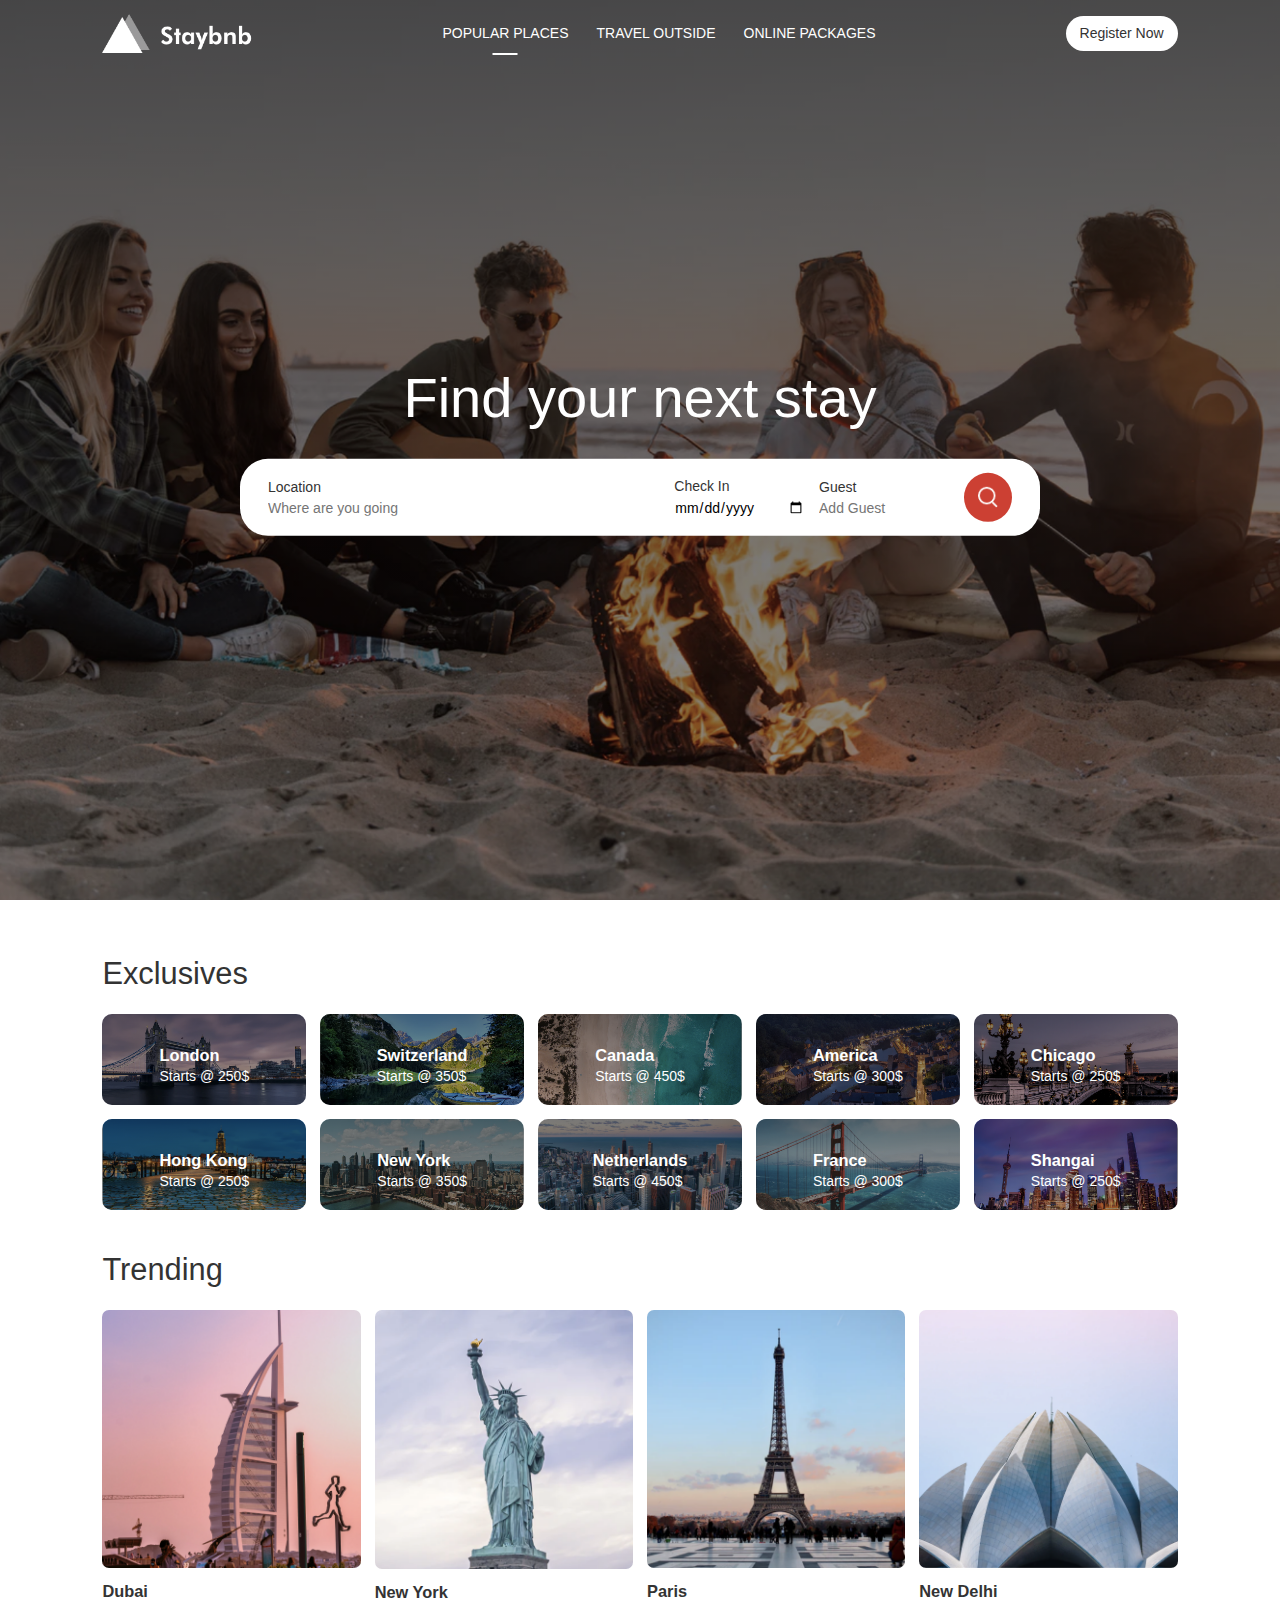
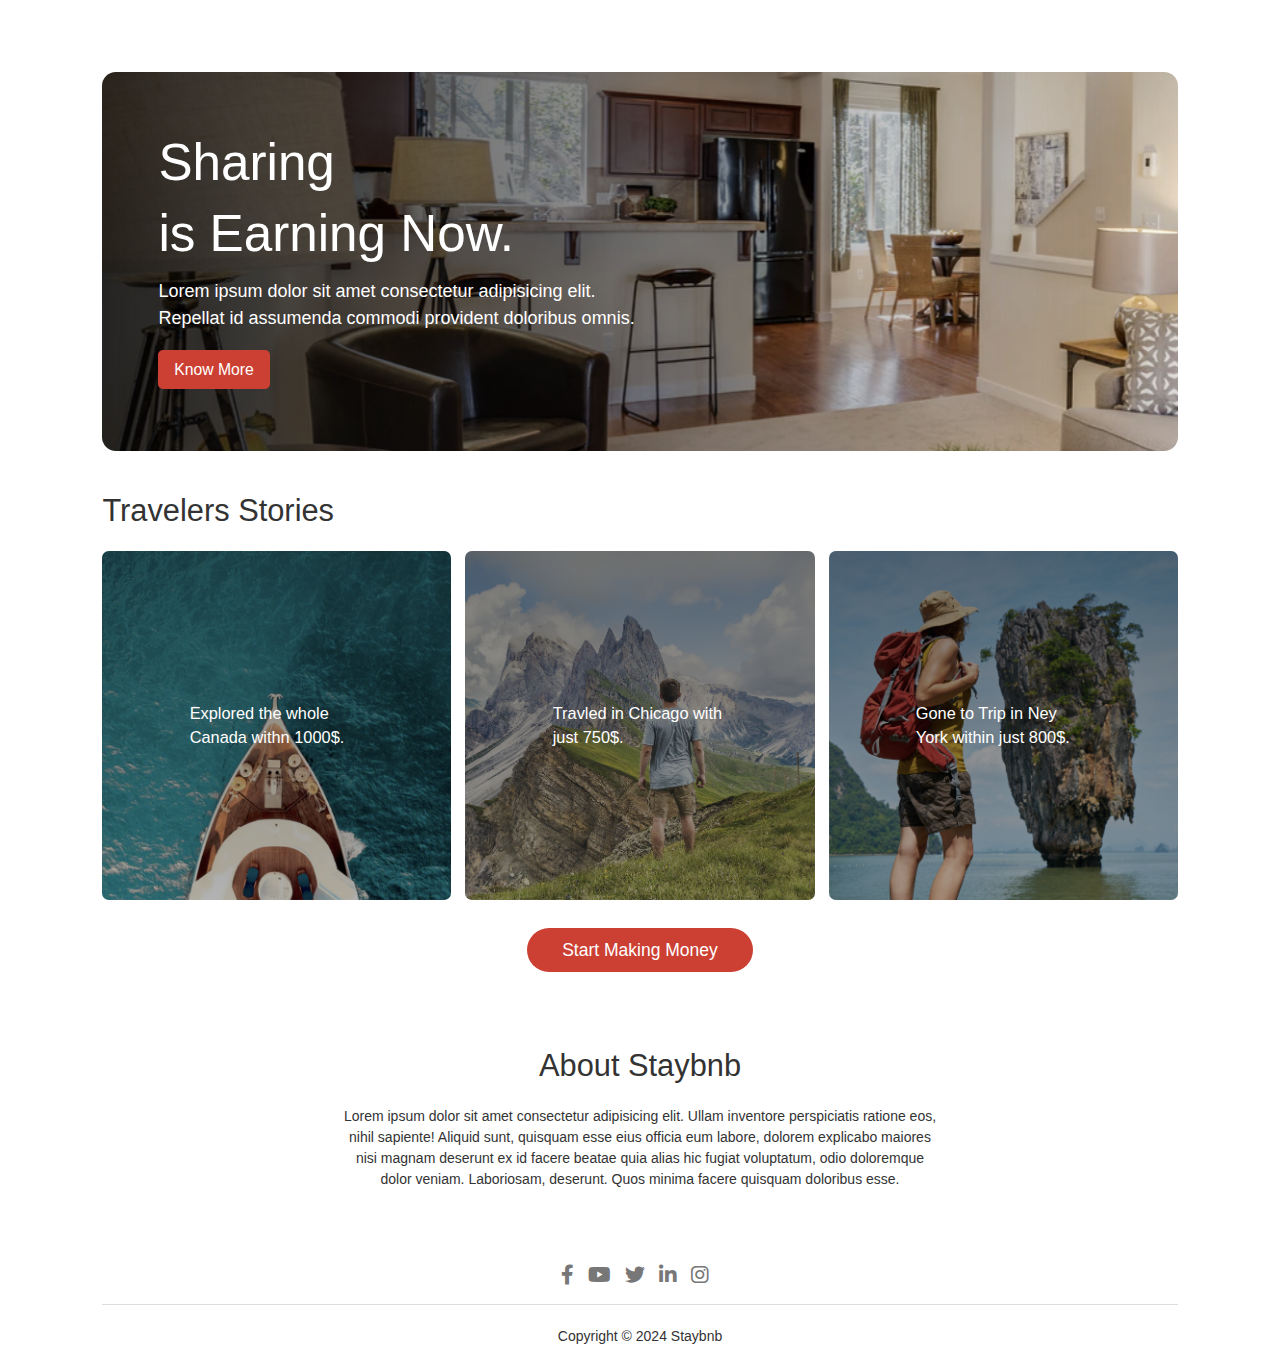
<file: index.html>
<!DOCTYPE html>
<html lang="en">
<head>
    <meta charset="UTF-8">
    <meta name="viewport" content="width=device-width, initial-scale=1.0">
    <title>Staybnb</title>
    <link rel="stylesheet" href="./assets/style.css">
    <link rel="stylesheet" href="./fonts/css/all.min.css">
</head>
<body>

    <header class="header relative">

        <nav class="nav flex justify-between align-center color-light container">
            <div class="logo"><a href="./index.html"><img class="width-150px" src="./images/logo.png" alt=""></a></div>
            <div class="nav-links">
                <ul class="flex">
                    <li><a class="pd-1 text-upper active" href="./listings.html">Popular Places</a></li>
                    <li><a class="pd-1 text-upper" href="#">Travel Outside</a></li>
                    <li><a class="pd-1 text-upper" href="./details.html">Online Packages</a></li>
                </ul>
            </div>
            <div class="register-btn flex align-center">
                <a href="./register.html" class="btn radius-2 bg-light color-dark">Register Now</a>
                <span class="collapse ml-1 pd-1 cursor-pointer"><i class="fas fa-bars"></i></span>
            </div>
        </nav>

        <div class="header-content container absolute-center">
            <h1 class="color-light">Find your next stay</h1>
            <div class="search-box">
                <form action="#" class="flex justify-center align-center bg-light py-1 px-2 radius-2 m-auto">
                    <div class="form-group location">
                        <label>Location</label>
                        <input type="text" placeholder="Where are you going">
                    </div>
                    <div class="form-group">
                        <label>Check In</label>
                        <input type="date" placeholder="Add Date">
                    </div>
                    <div class="form-group">
                        <label>Guest</label>
                        <input type="text" placeholder="Add Guest">
                    </div>
                    <button class="bg-main round pd-1"><img src="./images/search.png" alt=""></button>
                </form>
            </div>
        </div>

    </header>

    <main class="container">
        <h2 class="sub-title">Exclusives</h2>
        <div class="exclusives">

            <div class="img"><img src="./images/image-1.png" alt="">
            <div class="exclusive-text">
                <h3>London</h3>
                <span>Starts @ 250$</span>
            </div>
        </div>
            <div class="img"><img src="./images/image-2.png" alt="">
                <div class="exclusive-text">
                    <h3>Switzerland</h3>
                    <span>Starts @ 350$</span>
                </div>
            </div>
            <div class="img"><img src="./images/image-3.png" alt="">
                <div class="exclusive-text">
                    <h3>Canada</h3>
                    <span>Starts @ 450$</span>
                </div>
            </div>
            <div class="img"><img src="./images/image-4.png" alt="">
                <div class="exclusive-text">
                    <h3>America</h3>
                    <span>Starts @ 300$</span>
                </div>
            </div>
            <div class="img"><img src="./images/image-5.png" alt="">
                <div class="exclusive-text">
                    <h3>Chicago</h3>
                    <span>Starts @ 250$</span>
                </div>
            </div>
            <div class="img"><img src="./images/image-6.png" alt="">
                <div class="exclusive-text">
                    <h3>Hong Kong</h3>
                    <span>Starts @ 250$</span>
                </div>
            </div>
                <div class="img"><img src="./images/image-7.png" alt="">
                    <div class="exclusive-text">
                        <h3>New York</h3>
                        <span>Starts @ 350$</span>
                    </div>
                </div>
                <div class="img"><img src="./images/image-8.png" alt="">
                    <div class="exclusive-text">
                        <h3>Netherlands</h3>
                        <span>Starts @ 450$</span>
                    </div>
                </div>
                <div class="img"><img src="./images/image-9.png" alt="">
                    <div class="exclusive-text">
                        <h3>France</h3>
                        <span>Starts @ 300$</span>
                    </div>
                </div>
                <div class="img"><img src="./images/image-10.png" alt="">
                    <div class="exclusive-text">
                        <h3>Shangai</h3>
                        <span>Starts @ 250$</span>
                    </div>
                </div>

        </div>

        <h2 class="sub-title">Trending</h2>
        <div class="trending">
            <div class="trending-img">
                <img src="./images/dubai.png" alt="">
                <h3>Dubai</h3>
            </div>
            <div class="trending-img">
                <img src="./images/new-york.png" alt="">
                <h3>New York</h3>
            </div>
            <div class="trending-img">
                <img src="./images/paris.png" alt="">
                <h3>Paris</h3>
            </div>
            <div class="trending-img">
                <img src="./images/new-delhi.png" alt="">
                <h3>New Delhi</h3>
            </div>
        </div>

        <div class="cta mt-large color-light radius-1">
            <h3>Sharing <br>is Earning Now.</h3>
            <p class="mt-s mb-1">Lorem ipsum dolor sit amet consectetur adipisicing elit. <br>Repellat id assumenda commodi provident doloribus omnis.</p>
            <a href="#" class="btn bg-main color-light radius-5px font-l">Know More</a>
        </div>

        <h2 class="sub-title">Travelers Stories</h2>
        <div class="stories">
            <div class="story">
                <div class="story-img"><img src="./images/story-1.png" alt=""></div>
                <h3 class="absolute-center">Explored the whole Canada withn 1000$.</h3>
            </div>
            <div class="story">
                <div class="story-img"><img src="./images/story-2.png" alt=""></div>
                <h3 class="absolute-center">Travled in Chicago with just 750$.</h3>
            </div>
            <div class="story">
                <div class="story-img"><img src="./images/story-3.png" alt=""></div>
                <h3 class="absolute-center">Gone to Trip in Ney York within just 800$.</h3>
            </div>
        </div>
        <div class="money-btn text-center my-2">
        <a href="#" class="btn bg-main color-light m-auto font-xl radius-2 px-2">Start Making Money</a>
        </div>

        <div class="about-msg text-center m-auto my-large">
            <h2 class="sub-title">About Staybnb</h2>
            Lorem ipsum dolor sit amet consectetur adipisicing elit. Ullam inventore perspiciatis ratione eos, nihil sapiente! Aliquid sunt, quisquam esse eius officia eum labore, dolorem explicabo maiores nisi magnam deserunt ex id facere beatae quia alias hic fugiat voluptatum, odio doloremque dolor veniam. Laboriosam, deserunt. Quos minima facere quisquam doloribus esse.
        </div>

        <footer class="footer text-center index-footer">
            <div class="social-icons">
                <a href="facebook.com"><i class="fab fa-facebook-f"></i></a>
                <a href="youtube.com"><i class="fab fa-youtube"></i></a>
                <a href="twitter.com"><i class="fab fa-twitter"></i></a>
                <a href="linked.com"><i class="fab fa-linkedin-in"></i></a>
                <a href="instagram.com"><i class="fab fa-instagram"></i></a>
            </div>
            <hr class="my-1">
            <div class="footer-copyright">
                Copyright &#169; 2024 <a href="./index.html">Staybnb</a>
            </div>
        </footer>

    </main>

<script src="./assets/script.js"></script>
</body>
</html>
</file>
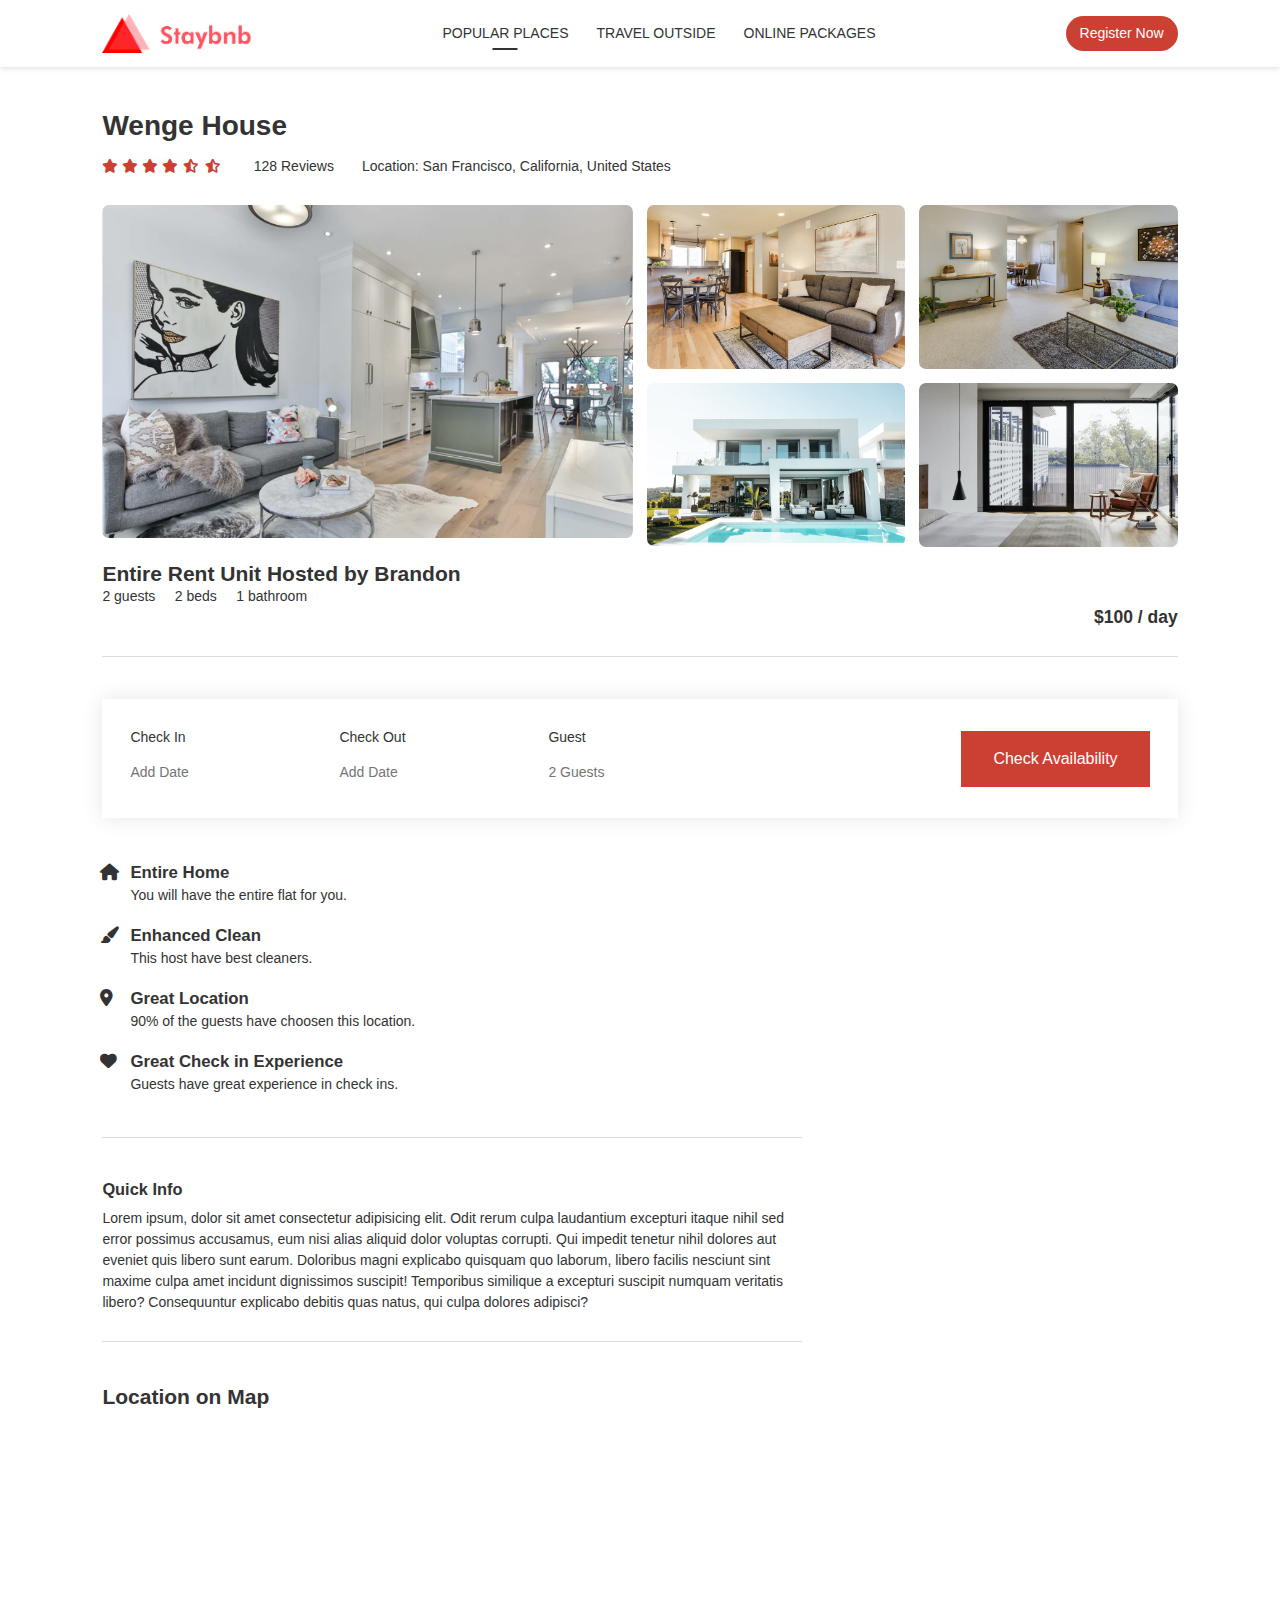
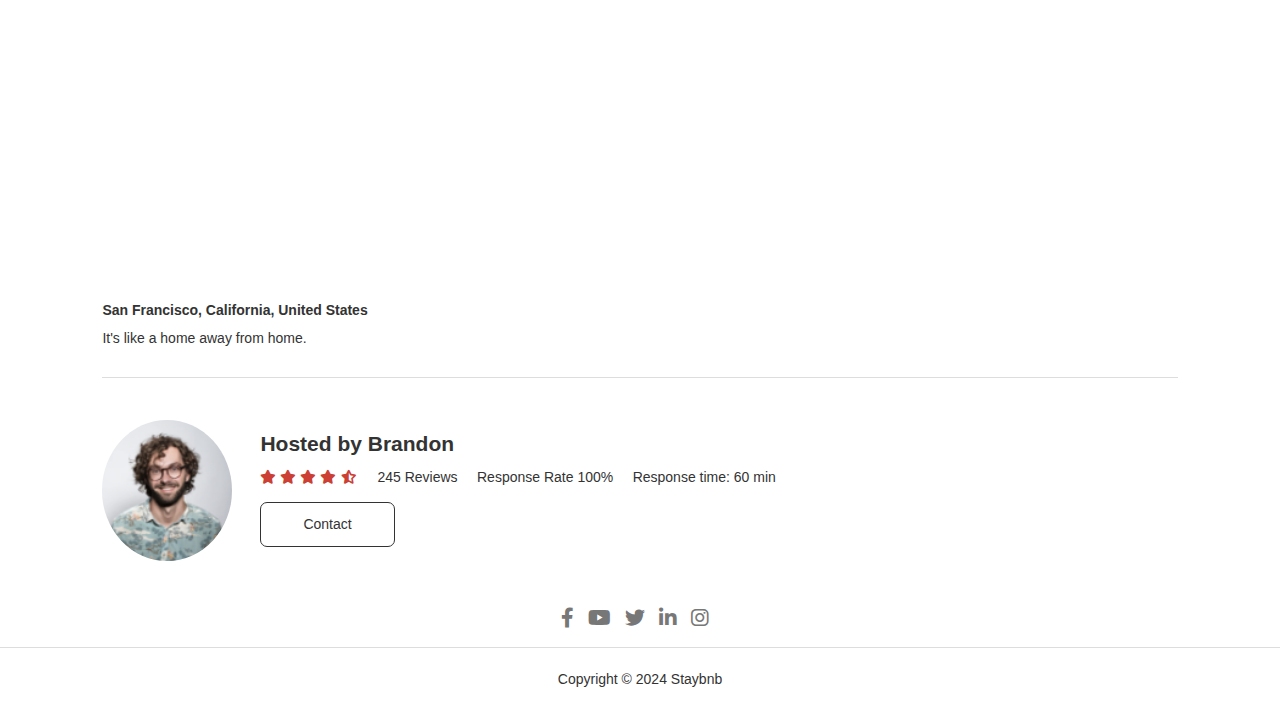
<file: details.html>
<!DOCTYPE html>
<html lang="en">
<head>
    <meta charset="UTF-8">
    <meta name="viewport" content="width=device-width, initial-scale=1.0">
    <title>Staybnb</title>
    <link rel="stylesheet" href="./assets/style.css">
    <link rel="stylesheet" href="./fonts/css/all.min.css">
</head>
<body>

    <header class="listing-nav">
        <nav class="nav flex justify-between align-center container">
            <div class="logo"><a href="./index.html"><img class="width-150px" src="./images/logo-red.png" alt=""></a></div>
            <div class="nav-links">
                <ul class="flex">
                    <li><a class="pd-1 text-upper active" href="./listings.html">Popular Places</a></li>
                    <li><a class="pd-1 text-upper" href="#">Travel Outside</a></li>
                    <li><a class="pd-1 text-upper" href="./details.html">Online Packages</a></li>
                </ul>
            </div>
            <div class="register-btn flex align-center">
                <a href="./register.html" class="btn radius-2 bg-main color-light">Register Now</a>
                <span class="collapse ml-1 pd-1 cursor-pointer"><i class="fas fa-bars"></i></span>
            </div>
        </nav>
    </header>

    <main class="house-details container">

        <div class="house-title">
            <h1>Wenge House</h1>
        </div>
        <div class="flex align-center mt-1 mb-2 reviews-container">
            <div class="reviews">
                <i class="fa fa-star color-main"></i>
                <i class="fa fa-star color-main"></i>
                <i class="fa fa-star color-main"></i>
                <i class="fa fa-star color-main"></i>
                <i class="fa fa-star-half-alt color-main"></i>
                <i class="fa fa-star-half-alt color-main"></i>
                <span class="ml-2 mr-2">128 Reviews</span>
            </div>
            <div class="house-loc">
                <p>Location: San Francisco, California, United States</p>
            </div>
        </div>

        <div class="gallery mb-1">
            <div class="img big"><img src="./images/house-1.png" alt=""></div>
            <div class="img"><img src="./images/house-2.png" alt=""></div>
            <div class="img"><img src="./images/house-3.png" alt=""></div>
            <div class="img"><img src="./images/house-4.png" alt=""></div>
            <div class="img"><img src="./images/house-5.png" alt=""></div>
        </div>

        <div class="small-details">
            <h2>Entire Rent Unit Hosted by Brandon</h2>
            <p>2 guests &nbsp; &nbsp; 2 beds &nbsp; &nbsp; 1 bathroom</p>
            <h4>$100 / day</h4>
        </div>

        <hr class="line">

        <form action="#" class="check-form pd-2 flex align-center mb-2">
            <div class="form-group">
                <label for="">Check In</label>
                <input type="text" placeholder="Add Date">
            </div>
            <div class="form-group">
                <label for="">Check Out</label>
                <input type="text" placeholder="Add Date">
            </div>
            <div class="form-group flex-1">
                <label for="">Guest</label>
                <input type="text" placeholder="2 Guests">
            </div>
            <button class="bg-main color-light">Check Availability</button>
        </form>

        <ul class="details-list">
            <li><i class="fa fa-home"></i>Entire Home <span>You will have the entire flat for you.</span></li>
            <li><i class="fa fa-paint-brush"></i>Enhanced Clean <span>This host have best cleaners.</span></li>
            <li><i class="fa fa-map-marker-alt"></i>Great Location <span>90% of the guests have choosen this location.</span></li>
            <li><i class="fa fa-heart"></i>Great Check in Experience <span>Guests have great experience in check ins.</span></li>
        </ul>

        
        <div class="text-p">
            <hr class="line">
            <h3 class="mb-s">Quick Info</h3>
            <p>Lorem ipsum, dolor sit amet consectetur adipisicing elit. Odit rerum culpa laudantium excepturi itaque nihil sed error possimus accusamus, eum nisi alias aliquid dolor voluptas corrupti. Qui impedit tenetur nihil dolores aut eveniet quis libero sunt earum. Doloribus magni explicabo quisquam quo laborum, libero facilis nesciunt sint maxime culpa amet incidunt dignissimos suscipit! Temporibus similique a excepturi suscipit numquam veritatis libero? Consequuntur explicabo debitis quas natus, qui culpa dolores adipisci?</p>
            <hr class="line">
        </div>

        <div class="map mb-1">
            <h2 class="mb-1">Location on Map</h2>
            <iframe class="width-full" src="https://www.google.com/maps/embed?pb=!1m18!1m12!1m3!1d27216.042251546703!2d73.2731546!3d31.496538649999998!2m3!1f0!2f0!3f0!3m2!1i1024!2i768!4f13.1!3m3!1m2!1s0x39226e035f67f90d%3A0xa4d3c7d11054e1be!2sKhurianwala%2C%20Faisalabad%2C%20Punjab!5e0!3m2!1sen!2s!4v1713596760769!5m2!1sen!2s" width="600" height="450" style="border:0;" allowfullscreen="" loading="lazy" referrerpolicy="no-referrer-when-downgrade"></iframe>
            <div class="map-text mt-1">
            <p class="mb-s"><b>San Francisco, California, United States</b></p>
            <p>It's like a home away from home.</p>
            </div>
        </div>

        <hr class="line">

        <div class="host my-2 flex">
            <div class="host-img round mr-2"><img src="./images/host.png" alt=""></div>
            <div class="host-text">
                <h2 class="my-s">Hosted by Brandon</h2>
                <p>
                <span>
                    <i class="fa fa-star"></i>
                    <i class="fa fa-star"></i>
                    <i class="fa fa-star"></i>
                    <i class="fa fa-star"></i>
                    <i class="fa fa-star-half-alt"></i>
                </span>
                &nbsp; &nbsp; 245 Reviews &nbsp; &nbsp; Response Rate 100% &nbsp; &nbsp; Response time: 60 min
            </p>
            <div class="contact-btn">
                <a href="#" class="contact-host">Contact</a>
            </div>
            </div>
        </div>

    </main>

        <footer class="footer text-center details-footer">
            <div class="social-icons">
                <a href="facebook.com"><i class="fab fa-facebook-f"></i></a>
                <a href="youtube.com"><i class="fab fa-youtube"></i></a>
                <a href="twitter.com"><i class="fab fa-twitter"></i></a>
                <a href="linked.com"><i class="fab fa-linkedin-in"></i></a>
                <a href="instagram.com"><i class="fab fa-instagram"></i></a>
            </div>
            <hr class="my-1">
            <div class="footer-copyright">
                Copyright &#169; 2024 <a href="./index.html">Staybnb</a>
            </div>
        </footer>

    </main>

<script src="./assets/script.js"></script>
</body>
</html>
</file>
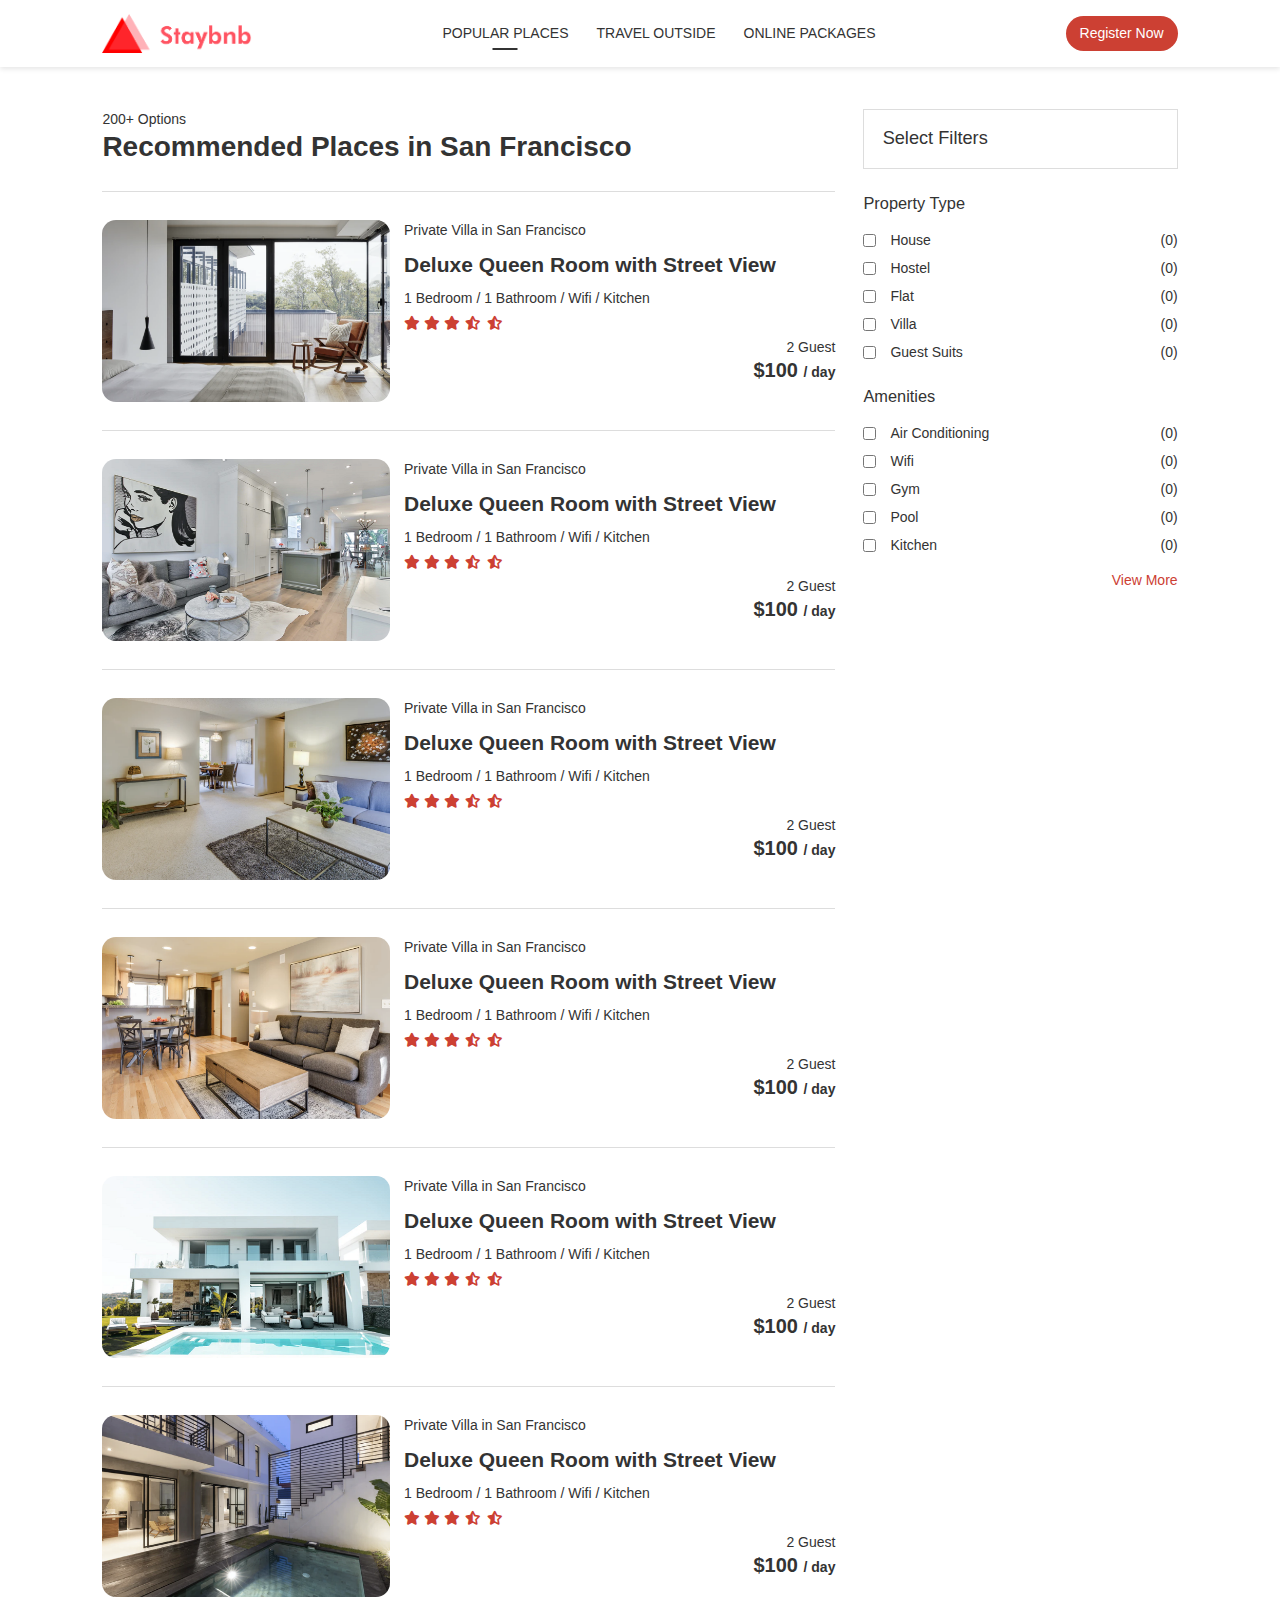
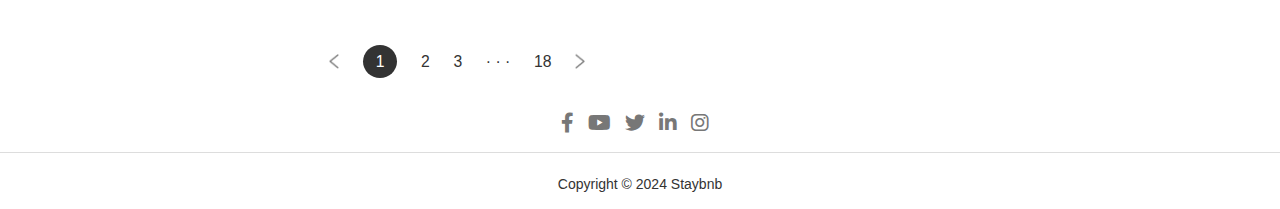
<file: listings.html>
<!DOCTYPE html>
<html lang="en">
<head>
    <meta charset="UTF-8">
    <meta name="viewport" content="width=device-width, initial-scale=1.0">
    <title>Staybnb</title>
    <link rel="stylesheet" href="./assets/style.css">
    <link rel="stylesheet" href="./fonts/css/all.min.css">
</head>
<body>

    <header class="listing-nav">
        <nav class="nav flex justify-between align-center container">
            <div class="logo"><a href="./index.html"><img class="width-150px" src="./images/logo-red.png" alt=""></a></div>
            <div class="nav-links">
                <ul class="flex">
                    <li><a class="pd-1 text-upper active" href="./listings.html">Popular Places</a></li>
                    <li><a class="pd-1 text-upper" href="#">Travel Outside</a></li>
                    <li><a class="pd-1 text-upper" href="./details.html">Online Packages</a></li>
                </ul>
            </div>
            <div class="register-btn flex align-center">
                <a href="./register.html" class="btn radius-2 bg-main color-light">Register Now</a>
                <span class="collapse ml-1 pd-1 cursor-pointer"><i class="fas fa-bars"></i></span>
            </div>
        </nav>
    </header>

    <main class="container">

        <div class="listings flex justify-between">

            <div class="left-column width-70">

                <div class="listings-info border-bottom">
                    <p>200+ Options</p>
                <h1>Recommended Places in San Francisco</h1>
                </div>

                <div class="house flex border-bottom mb-2 pb-2">
                    <div class="house-img width-40 radius-1"><img src="./images/image-s1.png" alt=""></div>
                    <div class="house-text width-60 ml-1">
                    <p>Private Villa in San Francisco</p>
                    <h3>Deluxe Queen Room with Street View</h3>
                    <p>1 Bedroom / 1 Bathroom / Wifi / Kitchen</p>
                    <div class="stars">
                        <i class="fas fa-star"></i>
                        <i class="fas fa-star"></i>
                        <i class="fas fa-star"></i>
                        <i class="fas fa-star-half-alt"></i>
                        <i class="fas fa-star-half-alt"></i>
                    </div>
                    <div class="house-price">
                        <p>2 Guest</p>
                        <h4>$100 <span>/ day</span></h4>
                    </div>
                    </div>
                </div>

                <div class="house flex border-bottom mb-2 pb-2">
                    <div class="house-img width-40 radius-1"><img src="./images/image-s2.png" alt=""></div>
                    <div class="house-text width-60 ml-1">
                    <p>Private Villa in San Francisco</p>
                    <h3>Deluxe Queen Room with Street View</h3>
                    <p>1 Bedroom / 1 Bathroom / Wifi / Kitchen</p>
                    <div class="stars">
                        <i class="fas fa-star"></i>
                        <i class="fas fa-star"></i>
                        <i class="fas fa-star"></i>
                        <i class="fas fa-star-half-alt"></i>
                        <i class="fas fa-star-half-alt"></i>
                    </div>
                    <div class="house-price">
                        <p>2 Guest</p>
                        <h4>$100 <span>/ day</span></h4>
                    </div>
                    </div>
                </div>

                <div class="house flex border-bottom mb-2 pb-2">
                    <div class="house-img width-40 radius-1"><img src="./images/image-s3.png" alt=""></div>
                    <div class="house-text width-60 ml-1">
                    <p>Private Villa in San Francisco</p>
                    <h3>Deluxe Queen Room with Street View</h3>
                    <p>1 Bedroom / 1 Bathroom / Wifi / Kitchen</p>
                    <div class="stars">
                        <i class="fas fa-star"></i>
                        <i class="fas fa-star"></i>
                        <i class="fas fa-star"></i>
                        <i class="fas fa-star-half-alt"></i>
                        <i class="fas fa-star-half-alt"></i>
                    </div>
                    <div class="house-price">
                        <p>2 Guest</p>
                        <h4>$100 <span>/ day</span></h4>
                    </div>
                    </div>
                </div>

                <div class="house flex border-bottom mb-2 pb-2">
                    <div class="house-img width-40 radius-1"><img src="./images/image-s4.png" alt=""></div>
                    <div class="house-text width-60 ml-1">
                    <p>Private Villa in San Francisco</p>
                    <h3>Deluxe Queen Room with Street View</h3>
                    <p>1 Bedroom / 1 Bathroom / Wifi / Kitchen</p>
                    <div class="stars">
                        <i class="fas fa-star"></i>
                        <i class="fas fa-star"></i>
                        <i class="fas fa-star"></i>
                        <i class="fas fa-star-half-alt"></i>
                        <i class="fas fa-star-half-alt"></i>
                    </div>
                    <div class="house-price">
                        <p>2 Guest</p>
                        <h4>$100 <span>/ day</span></h4>
                    </div>
                    </div>
                </div>

                <div class="house flex border-bottom mb-2 pb-2">
                    <div class="house-img width-40 radius-1"><img src="./images/image-s5.png" alt=""></div>
                    <div class="house-text width-60 ml-1">
                    <p>Private Villa in San Francisco</p>
                    <h3>Deluxe Queen Room with Street View</h3>
                    <p>1 Bedroom / 1 Bathroom / Wifi / Kitchen</p>
                    <div class="stars">
                        <i class="fas fa-star"></i>
                        <i class="fas fa-star"></i>
                        <i class="fas fa-star"></i>
                        <i class="fas fa-star-half-alt"></i>
                        <i class="fas fa-star-half-alt"></i>
                    </div>
                    <div class="house-price">
                        <p>2 Guest</p>
                        <h4>$100 <span>/ day</span></h4>
                    </div>
                    </div>
                </div>

                <div class="house flex">
                    <div class="house-img width-40 radius-1"><img src="./images/image-s6.png" alt=""></div>
                    <div class="house-text width-60 ml-1">
                    <p>Private Villa in San Francisco</p>
                    <h3>Deluxe Queen Room with Street View</h3>
                    <p>1 Bedroom / 1 Bathroom / Wifi / Kitchen</p>
                    <div class="stars">
                        <i class="fas fa-star"></i>
                        <i class="fas fa-star"></i>
                        <i class="fas fa-star"></i>
                        <i class="fas fa-star-half-alt"></i>
                        <i class="fas fa-star-half-alt"></i>
                    </div>
                    <div class="house-price">
                        <p>2 Guest</p>
                        <h4>$100 <span>/ day</span></h4>
                    </div>
                    </div>
                </div>

                <div class="pagination mt-2 container flex align-center justify-center">
                    <div class="img-arrow left"><img src="./images/arrow.png" alt=""></div>
                    <div class="numbers current">1</div>
                    <div class="numbers">2</div>
                    <div class="numbers">3</div>
                    <div class="numbers">&middot; &middot; &middot;</div>
                    <div class="numbers">18</div>
                    <div class="img-arrow right"><img src="./images/arrow.png" alt=""></div>
                </div>

            </div>

            <div class="right-column width-30 ml-2">
                <aside class="sidebar">

                    <h2 class="border">Select Filters</h2>

                    <h3>Property Type</h3>
                    <div class="filter">
                        <input type="checkbox"> <p>House</p> <span>(0)</span>
                    </div>
                    <div class="filter">
                        <input type="checkbox"> <p>Hostel</p> <span>(0)</span>
                    </div>
                    <div class="filter">
                        <input type="checkbox"> <p>Flat</p> <span>(0)</span>
                    </div>
                    <div class="filter">
                        <input type="checkbox"> <p>Villa</p> <span>(0)</span>
                    </div>
                    <div class="filter">
                        <input type="checkbox"> <p>Guest Suits</p> <span>(0)</span>
                    </div>

                    <h3>Amenities</h3>
                    <div class="filter">
                        <input type="checkbox"> <p>Air Conditioning</p> <span>(0)</span>
                    </div>
                    <div class="filter">
                        <input type="checkbox"> <p>Wifi</p> <span>(0)</span>
                    </div>
                    <div class="filter">
                        <input type="checkbox"> <p>Gym</p> <span>(0)</span>
                    </div>
                    <div class="filter">
                        <input type="checkbox"> <p>Pool</p> <span>(0)</span>
                    </div>
                    <div class="filter">
                        <input type="checkbox"> <p>Kitchen</p> <span>(0)</span>
                    </div>

                    <div class="sidebar-link">
                        <a href="#">View More</a>
                    </div>

                </aside>
            </div>

        </div>

    </main>

        <footer class="footer text-center listings-footer">
            <div class="social-icons">
                <a href="facebook.com"><i class="fab fa-facebook-f"></i></a>
                <a href="youtube.com"><i class="fab fa-youtube"></i></a>
                <a href="twitter.com"><i class="fab fa-twitter"></i></a>
                <a href="linked.com"><i class="fab fa-linkedin-in"></i></a>
                <a href="instagram.com"><i class="fab fa-instagram"></i></a>
            </div>
            <hr class="my-1">
            <div class="footer-copyright">
                Copyright &#169; 2024 <a href="./index.html">Staybnb</a>
            </div>
        </footer>

    </main>

<script src="./assets/script.js"></script>
</body>
</html>
</file>
<file: assets/style.css>
*,*::before,
*::after{
    margin: 0;
    padding: 0;
    box-sizing: border-box;
}
:root{
    --hue: 5;
    --main-color: hsl(var(--hue), 60%, 50%);
    --main-light: hsl(var(--hue), 50%, 80%);
    --main-dark: hsl(var(--hue), 50%, 20%);
    --nav-bg: var(--main-color);
    --text-color: #333;
    --light-color: #fff;
    --light-grey: #ddd;
    --grey-color: #777;
    --body-bg: #efefef;
}
.dark-theme{
    --main-color: hsl(var(--hue), 50%, 80%);
    --nav-bg: #333;
    --text-color: #ddd;
    --light-color: #333;
    --light-grey: #666;
    --grey-color: #ccc;
    --body-bg: #444;
}
html{
    scroll-behavior: smooth;
    font-size: 14px;
}
body{
    font-family: "Poppins", sans-serif;
    font-size: 1rem;
    font-weight: 400;
    color: var(--text-color);
    background: var(--light-color);
    height: 100%;
    line-height: 1.5;
    overflow-x: hidden;
}
img{
    max-width: 100%;
    display: block;
    vertical-align: middle;
    object-fit: cover;
    cursor: pointer;
}
video{
    max-width: 100%;
    display: block;
}
a{
    color: inherit;
    text-decoration: none;
}
a:hover,
a:focus,
a:active{
    opacity: .8;
}
ol,ul{
    list-style: none;
}
h1,h2,h3,h4,h5,h6{
    line-height: 1.2;
    color: var(--text-color);
}
input,textarea,
select,button{
    font: inherit;
}
input[type='text'],
input[type='email'],
input[type='password'],
input[type='search'],
input[type='number'],
input[type='date']{
    min-height: 2.5em;
    padding: .5em;
    width: 100%;
    border: 1px solid var(--light-grey);
    outline: none;
}
input:focus{
    border-color: var(--grey-color);
}
textarea{
    min-height: 5rem;
    border: 1px solid var(--light-grey);
    width: 100%;
    padding: .5em;
    outline: none;
    resize: vertical;
}
textarea:focus{
    border-color: var(--grey-color);
    border-radius: 5px;
}
button,
.btn,input[type='submit']{
    border: none;
    background: var(--light-grey);
    display: inline-block;
    padding: .5em 1em;
    cursor: pointer;
    color: inherit;
}
hr{
    border: none;
    height: 1px;
    width: 100%;
    background: var(--light-grey);
}
/* Defaults Etc End */

/* Default Classes */
.card{
    background: var(--light-color);
    padding: 2em;
    border-radius: .5em;
    overflow: hidden;
}
.block{
    display: block;
}
.inline-block{
    display: inline-block;
}
.inline{
    display: inline;
}
.inline-flex{
    display: inline-flex;
}
.flex{
    display: flex;
}
.row-reverse{
    flex-direction: row-reverse;
}
.flex-wrap{
    flex-wrap: wrap;
}
.flex-1{
    flex: 1;
}
.justify-center{
    justify-content: center;
}
.justify-start{
    justify-content: flex-start;
}
.justify-end{
    justify-content: flex-end;
}
.justify-between{
    justify-content: space-between;
}
.justify-evenly{
    justify-content: space-evenly;
}
.justify-around{
    justify-content: space-around;
}
.align-start{
    align-items: flex-start;
}
.align-end{
    align-items: flex-end;
}
.align-center{
    align-items: center;
}
.align-stretch{
    align-items: stretch;
}
.column{
    display: flex;
    flex-direction: column;
}
.column-reverse{
    flex-direction: column-reverse;
}
.mt-5px{
    margin-top: 5px;
}
.mt-s{
    margin-top: .5em;
}
.mt-1{
    margin-top: 1em;
}
.mt-2{
    margin-top: 2em;
}
.mb-5px{
    margin-bottom: 5px;
}
.mb-s{
    margin-bottom: .5em;
}
.mb-1{
    margin-bottom: 1em;
}
.mb-2{
    margin-bottom: 2em;
}
.my-s{
    margin-top: .5em;
    margin-bottom: .5em;
}
.my-1{
    margin-top: 1em;
    margin-bottom: 1em;
}
.my-m{
    margin-top: 1.5em;
    margin-bottom: 1.5em;
}
.my-2{
    margin-top: 2em;
    margin-bottom: 2em;
}
.mr-5px{
    margin-right: 5px;
}
.mr-s{
    margin-right: .5em;
}
.mr-1{
    margin-right: 1em;
}
.mr-m{
    margin-right: 1.5em;
}
.mr-2{
    margin-right: 2em;
}
.ml-5px{
    margin-left: 5px;
}
.ml-s{
    margin-left: .5em;
}
.ml-1{
    margin-left: 1em;
}
.ml-m{
    margin-left: 1.5em;
}
.ml-2{
    margin-left: 2em;
}
.mt-large{
    margin-top: 5em;
}
.mb-large{
    margin-bottom: 5em;
}
.my-large{
    margin-top: 5em;
    margin-bottom: 5em;
}
.m-auto{
    margin-left: auto;
    margin-right: auto;
}
.pt-5px{
    padding-top: 5px;
}
.pt-s{
    padding-top: .5em;
}
.pt-1{
    padding-top: 1em;
}
.pt-m{
    padding-top: 1.5em;
}
.pt-2{
    padding-top: 2em;
}
.pb-5px{
    padding-bottom: 5px;
}
.pb-s{
    padding-bottom: .5em;
}
.pb-1{
    padding-bottom: 1em;
}
.pb-m{
    padding-bottom: 1.5em;
}
.pb-2{
    padding-bottom: 2em;
}
.pd-5px{
    padding: 5px;
}
.pd-s{
    padding: .5em;
}
.pd-1{
    padding: 1em;
}
.pd-m{
    padding: 1.5em;
}
.pd-2{
    padding: 2em;
}
.py-s{
    padding-top: .5em;
    padding-bottom: .5em;
}
.py-1{
    padding-top: 1em;
    padding-bottom: 1em;
}
.py-m{
    padding-top: 1.5em;
    padding-bottom: 1.5em;
}
.py-2{
    padding-top: 2em;
    padding-bottom: 2em;
}
.px-5px{
    padding-left: 5px;
    padding-right: 5px;
}
.px-s{
    padding-left: .5em;
    padding-right: .5em;
}
.px-1{
    padding-left: 1em;
    padding-right: 1em;
}
.px-m{
    padding-left: 1.5em;
    padding-right: 1.5em;
}
.px-2{
    padding-left: 2em;
    padding-right: 2em;
}
.py-large{
    padding-top: 5em;
    padding-bottom: 5em;
}
.pt-large{
    padding-top: 5em;
}
.pb-large{
    padding-bottom: 5em;
}
.text-center{
    text-align: center;
}
.text-left{
    text-align: left;
}
.text-right{
    text-align: right;
}
.border{
    border: 1px solid var(--light-grey);
}
.border-top{
    border-top: 1px solid var(--light-grey);
}
.border-bottom{
    border-bottom: 1px solid var(--light-grey);
}
.radius-5px{
    border-radius: 5px;
    overflow: hidden;
}
.radius-s{
    border-radius: .5em;
    overflow: hidden;
}
.radius-1{
    border-radius: 1em;
    overflow: hidden;
}
.radius-m{
    border-radius: 1.5em;
    overflow: hidden;
}
.radius-2{
    border-radius: 2em;
    overflow: hidden;
}
.round{
    border-radius: 50%;
    overflow: hidden;
}
.width-20px{
    width: 20px;
}
.width-30px{
    width: 30px;
}
.width-35px{
    width: 35px;
}
.width-40px{
    width: 40px;
}
.width-50px{
    width: 50px;
}
.width-60px{
    width: 60px;
}
.width-70px{
    width: 70px;
}
.width-80px{
    width: 80px;
}
.width-90px{
    width: 90px;
}
.width-100px{
    width: 100px;
}
.width-150px{
    width: 150px;
}
.width-full{
    width: 100%;
}
.width-10{
    width: 10%;
}
.width-15{
    width: 15%;
}
.width-20{
    width: 20%;
}
.width-25{
    width: 25%;
}
.width-30{
    width: 30%;
}
.width-40{
    width: 40%;
}
.width-45{
    width: 45%;
}
.width-50{
    width: 50%;
}
.width-60{
    width: 60%;
}
.width-70{
    width: 70%;
}
.width-75{
    width: 75%;
}
.width-80{
    width: 80%;
}
.width-90{
    width: 90%;
}
.relative{
    position: relative;
}
.absolute{
    position: absolute;
}
.fixed{
    position: fixed;
}
.sticky{
    position: sticky;
}
.static{
    position: static;
}
.top{
    top: 0;
}
.bottom{
    bottom: 0;
}
.left{
    left: 0;
}
.right{
    right: 0;
}
.bg-none{
    background: transparent;
}
.absolute-center{
    position: absolute;
    left: 50%;
    top: 50%;
    transform: translate(-50%, -50%);
}
.cursor-pointer{
    cursor: pointer;
}
.color-light{
    color: var(--light-color);
}
.color-dark{
    color: var(--text-color);
}
.color-grey{
    color: var(--grey-color);
}
.color-light-grey{
    color: var(--light-grey);
}
.color-main{
    color: var(--main-color);
}
.bg-light{
    background: var(--light-color);
}
.bg-light-grey{
    background: var(--light-grey);
}
.bg-grey{
    background: var(--grey-color);
}
.bg-dark{
    background: var(--text-color);
}
.bg-main{
    background: var(--main-color);
}
.font-s{
    font-size: 12px;
}
.font-m{
    font-size: 0.875rem;
}
.font-base{
    font-size: 1rem;
}
.font-l{
    font-size: 1.125rem;
}
.font-xl{
    font-size: 1.250rem;
}
.text-upper{
    text-transform: uppercase;
}
.text-lower{
    text-transform: lowercase;
}
.text-capitalize{
    text-transform: capitalize;
}
/* Default Classes End */

/* Custom Css */

.header{
    width: 100%;
    height: 100vh;
    background-image: linear-gradient(rgba(0,0,0,0.7), rgba(0,0,0,0.4)), url(../images/banner.png);
    background-size: cover;
    background-position: center;
}
.active{
    position: relative;
}
.active::after{
    content: "";
    position: absolute;
    left: 50%;
    transform: translateX(-50%);
    width: 25px;
    height: 2px;
    background: var(--light-color);
    bottom: 0;
}
.container{
    padding: 1em 8%;
    width: 100%;
}
.header-content h1{
    font-size: 4rem;
    font-weight: 500;
    text-align: center;
}
.header-content form{
    max-width: 800px;
    margin-top: 2em;
}
.header-content .form-group{
    flex-basis: 20%;
    margin-right: 1em;
}
.header-content form input{
    padding: 0;
    border: 0;
    min-height: auto;
}
.header-content form .location{
    flex-basis: 60%;
}
.sub-title{
    margin: 3rem 0 1.5rem;
    font-weight: 500;
    font-size: 2.2rem;
}
.exclusives,
.trending,
.stories{
    display: grid;
    grid-template-columns: repeat(auto-fit, minmax(200px, 1fr));
    grid-gap: 1em;
}
.exclusives .img{
    position: relative;
    border-radius: 10px;
    overflow: hidden;
    cursor: pointer;
}
.exclusives .img::after{
    content: "";
    position: absolute;
    top: 0;
    left: 0;
    bottom: 0;
    right: 0;
    background: linear-gradient(rgba(0,0,0,0.5), rgba(0,0,0,0.3));
}
.exclusive-text{
    margin-top: .5em;
    position: absolute;
    top: 50%;
    left: 50%;
    transform: translate(-50%, -50%);
    color: var(--light-color);
    z-index: 3;
}
.exclusive-text h3{
    color: inherit;
}
.trending img{
    border-radius: .5em;
    margin-bottom: 1em;
}
.trending h3{
    font-weight: 600;
}
.cta{
    background-image: linear-gradient(to right, rgba(0,0,0,0.8), transparent), url(../images/banner-2.png);
    min-height: 200px;
    padding: 4em;
}
.cta h3{
    color: inherit;
    font-size: 4vw;
    line-height: 5.5vw;
    font-weight: 500;
}
.cta p{
    font-size: 18px;
}
.story{
    position: relative;
    border-radius: .5em;
    overflow: hidden;
}
.story .story-img{
    position: relative;
    cursor: pointer;
}
.story .story-img::after{
    content: "";
    position: absolute;
    top: 0;
    left: 0;
    bottom: 0;
    right: 0;
    background-image: linear-gradient(rgba(0,0,0,0.5), rgba(0,0,0,0.3));
}
.story h3{
    color: var(--light-color);
    font-weight: 500;
    line-height: 1.5;
}
.about-msg{
    max-width: 600px;
}
.social-icons a{
    color: var(--grey-color);
    font-size: 20px;
    margin-right: .5em;
    transition: .3s ease;
}
.social-icons a:hover{
    color: var(--main-color);
}
.collapse{
    display: none;
}
.index-footer .footer-copyright{
    padding: .5em 0;
}
/* Index Page Ends */

/* Listings Page */

.listing-nav .nav{
    box-shadow: 0 2px 5px rgba(0,0,0,0.1);
    margin-bottom: 2em;
}
.listing-nav .active::after{
    background: var(--text-color);
    bottom: 5px;
}
.listings-info{
    padding-bottom: 2em;
    margin-bottom: 2em;
}
.listings-info h1{
    font-weight: 600;
}
.house-text h3{
    font-size: 1.5rem;
    margin: .5em 0;
}
.house-text i{
    color: var(--main-color);
    margin: .5em 0;
}
.house-text .house-price{
    text-align: right;
}
.house-price h4{
    font-size: 20px;
}
.house-price h4 span{
    font-size: 1rem;
}
.pagination{
    font-size: 1.125rem;
}
.pagination .current{
    background: var(--text-color);
    color: var(--light-color);
    padding: 5px 13px;
    border-radius: 50%;
}
.pagination img{
    width: 10px;
    vertical-align: middle;
}
.pagination .right img{
    transform: rotate(180deg);
}
.pagination div{
    margin-right: 1.5em;
    cursor: pointer;
}
.sidebar h2{
    font-weight: 500;
    padding: 1em;
    font-size: 1.3rem;
}
.sidebar h3{
    font-weight: 500;
    margin: 1.5em 0 1em;
}
.filter{
    display: flex;
    align-items: center;
    margin: .5em 0;
}
.filter p{
    flex: 1;
}
.filter input{
    cursor: pointer;
    margin-right: 1em;
}
.sidebar-link{
    margin-top: 1em;
    text-align: right;
}
.sidebar-link a{
    color: var(--main-color);
}
.footer-copyright{
    padding: .5em 0 1em;
}

/* Listings Page Ends*/

/* Details Page */

.house-title h1{
    font-weight: 600;
}
.gallery{
    display: grid;
    grid-template-areas: "big big . ." "big big . .";
    gap: 1em;
}
.big{
    grid-area: big;
}
.gallery img{
    border-radius: .5em;
}
.small-details h4{
    text-align: right;
    font-size: 1.25rem;
}
.line{
    margin: 2em 0 3em;
}
.check-form{
    box-shadow: 0 0 20px rgba(0,0,0,0.1);
}
.check-form label{
    margin-bottom: .5em;
    display: block;
}
.check-form input{
    border: 0;
    margin-right: 2em;
    padding: 0;
}
.check-form button{
    padding: 1em 2em;
    font-size: 16px;
}
.details-list{
    padding-left: 2em;
    margin: 3em 0;
}
.details-list li{
    margin-bottom: 1em;
    font-size: 1.2rem;
    font-weight: 600;
    position: relative;
}
.details-list span{
    display: block;
    font-size: 1rem;
    font-weight: 400;
}
.details-list i{
    position: absolute;
    top: 4px;
    left: -30px;
}
.text-p{
    max-width: 700px;
}
.host-text span i{
    color: var(--main-color);
}
.host-img{
    width: 130px;
}
.host-img img{
    height: 100%;
    width: 100%;
}
.contact-host{
    display: inline-block;
    margin: 1em 0;
    background: none;
    border: 1px solid var(--text-color);
    border-radius: .5em;
    padding: .8em 3em;
}

/* Details Page End */

/* Media Queries */

@media only screen and (max-width: 768px){
    .nav{
        background: var(--text-color);
        max-height: 5rem;
        z-index: 9;
        position: relative;
    }
    .logo img{
        width: 120px;
    }
    .register-btn{
        margin-top: 5px;
    }
    .register-btn a.btn{
        font-size: 12px;
    }
    .nav-links{
        position: absolute;
        top: 5rem;
        left: 0;
        background: inherit;
        width: 100%;
        max-height: 0;
        overflow: hidden;
        transition: .3s ease;
    }
    .collapse{
        display: inline-block;
    }
    .show-nav{
        max-height: 450px!important;
    }
    .nav-links ul{
        flex-direction: column;
        width: 100%;
        background: inherit;
        padding: 1em 8%;
    }
    .nav-links ul li a{
        display: inline-block;
        padding: .5em;
    }
    .active::after{
        right: -4rem;
        bottom: 17px;
        left: unset;
    }
    .header-content h1{
        font-size: 2.5rem;
    }
    .header-content form{
        position: relative;
        flex-direction: column;
        padding-bottom: 3em;
        overflow: visible;
    }
    .header-content form .form-group{
        width: 100%;
        margin: 1em 0;
    }
    .header-content form .form-group input{
        border-bottom: 1px solid var(--light-grey);
        padding: .5em 0;
    }
    .header-content form button{
        position: absolute;
        bottom: -25px;
    }
    .sub-title{
        font-size: 1.8rem;
    }
    .cta{
        padding: 5%;
    }
    .cta h3{
        font-size: 1.8rem;
        line-height: 1.5;
    }
    .cta p{
        font-size: 1rem;
    }
    .cta a.btn{
        font-size: 1em;
    }
    .listing-nav .nav{
        background: var(--light-color);
    }
    .listing-nav .active::after{
        bottom: 17px;
    }
    .listings{
        flex-direction: column;
    }
    .listings .left-column,
    .listings .right-column{
        width: 100%;
    }
    .listings .right-column{
        margin-left: 0;
    }
    .pagination{
        margin-bottom: 1em;
    }
    .house{
        flex-direction: column;
    }
    .house-img{
        width: 100%;
    }
    .house-text{
        width: 100%;
        margin-top: 1em;
        margin-left: 0;
    }
    .gallery{
        grid-template-areas: "big big" "big big" ". ." ". .";
    }
    .reviews-container{
        flex-direction: column;
        align-items: flex-start;
    }
    .house-loc{
        margin-top: .5em;
    }
    .check-form{
        flex-direction: column;
        align-items: flex-start;
    }
    .check-form .form-group{
        width: 100%;
        margin-bottom: 1em;
    }
    .check-form label{
        margin-bottom: 0;
    }
    .check-form input{
        border-bottom: 1px solid var(--light-grey);
    }
    .check-form button{
        font-size: 1em;
        padding: 1em 2em;
        margin-top: .5em;
    }
    .host{
        flex-direction: column;
    }
}
</file>
